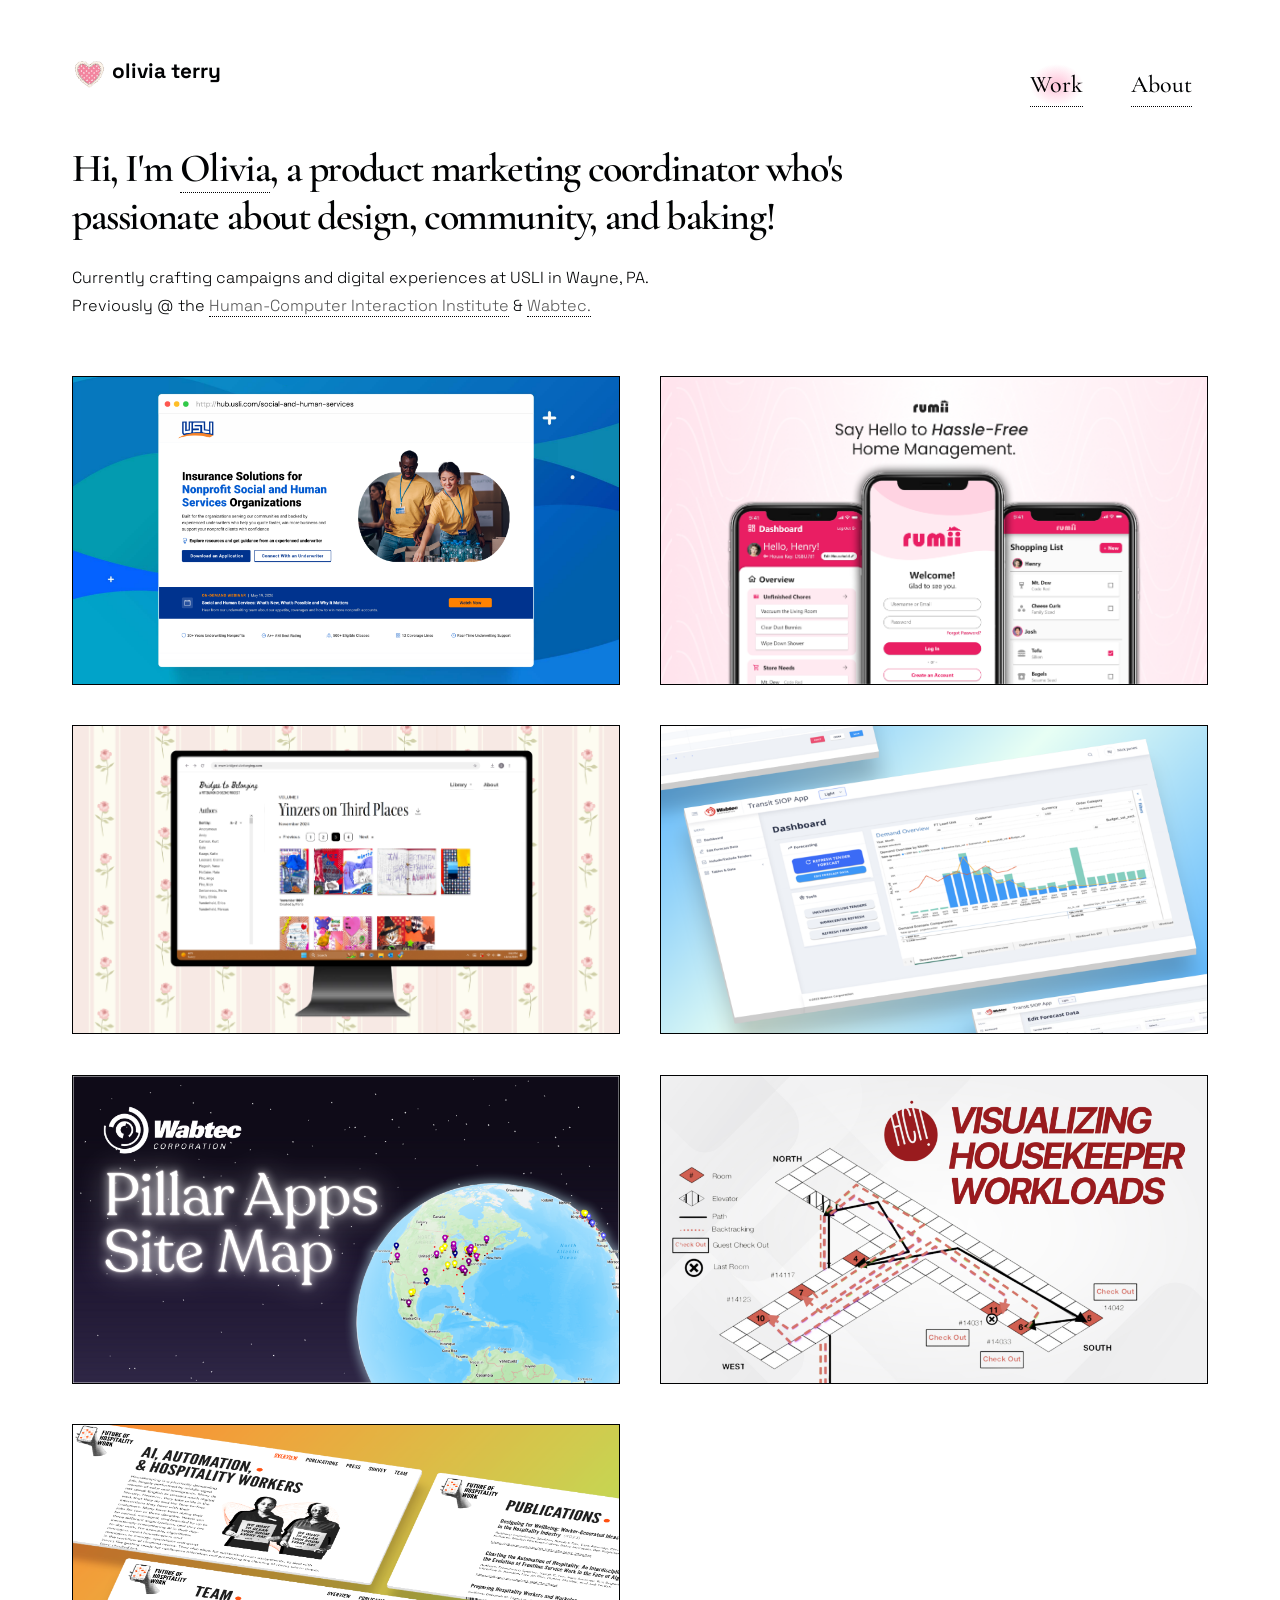
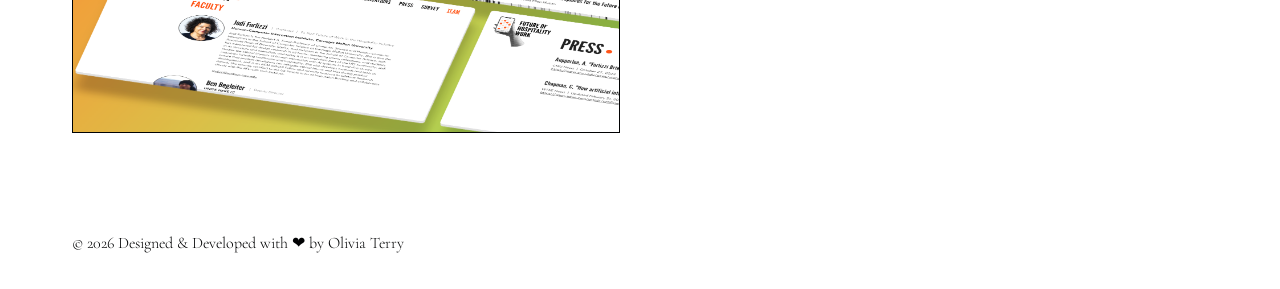
<file: index.html>
<!DOCTYPE HTML>

<html>

<head>


	<!-- Google tag (gtag.js) -->
	<script async src="https://www.googletagmanager.com/gtag/js?id=G-4CYH2J80SF"></script>
	<script>
		window.dataLayer = window.dataLayer || [];
		function gtag() { dataLayer.push(arguments); }
		gtag('js', new Date());

		gtag('config', 'G-4CYH2J80SF');
	</script>

	<title>Olivia Terry</title>
	<meta charset="utf-8" />
	<meta name="viewport" content="width=device-width, initial-scale=1, user-scalable=no" />
	<link rel="stylesheet" href="assets/css/main.css" />

	<link rel="preconnect" href="https://fonts.googleapis.com">
	<link rel="preconnect" href="https://fonts.gstatic.com" crossorigin>
	<link
		href="https://fonts.googleapis.com/css2?family=Cormorant+Garamond:ital,wght@0,300;0,400;0,500;0,600;0,700;1,300;1,400;1,500;1,600;1,700&family=Space+Grotesk:wght@300..700&display=swap"
		rel="stylesheet">

	<noscript>
		<link rel="stylesheet" href="assets/css/noscript.css" />
	</noscript>
	<link rel="icon" type="image/x-icon" href="/images/favicon-nobg.png">

</head>

<body class="is-preload">
	<!-- Wrapper -->
	<div id="wrapper">

		<!-- Header -->
		<header id="header">
			<div class="inner">

				<!-- Logo -->
				<a href="index.html" class="logo fade-in-up">
					<span class="title"><img class="logo-icon" src="images/favicon.png"> olivia terry</span>
				</a>

				<!-- Nav 
								<nav>
									<ul>
										<li><a href="#menu">Menu</a></li>
									</ul>
								</nav>-->

				<div class="nav-bar fade-in-up">
					<a href="#projects" class="nav-link fade current-link">Work</a>
					<a href="about.html" class="nav-link fade">About</a>
				</div>


			</div>
		</header>

		<!-- Menu 
					<nav id="menu">
						<h2>Menu</h2>
						<ul>
							<li><a href="index.html">Home</a></li>
							<li><a href="generic.html">Ipsum veroeros</a></li>
							<li><a href="generic.html">Tempus etiam</a></li>
							<li><a href="generic.html">Consequat dolor</a></li>
							<li><a href="elements.html">Elements</a></li>
						</ul>
					</nav>-->

		<!-- Main -->
		<div id="main">
			<div class="inner">
				<header class="head">
					<div>
						<h1 class="squeeze-textbox fade-in-up">Hi, I'm <a href="about.html">Olivia</a>, a product
							marketing coordinator who's passionate about design, community, and baking!</h1>
						<p class="squeeze-textbox fade-in-up">
							Currently crafting campaigns and digital experiences at USLI in Wayne, PA.
							<br>
							Previously @ the
							<a href="https://hcii.cmu.edu/" target="_blank">Human-Computer Interaction Institute</a>
							& <a href="https://www.wabteccorp.com/" target="_blank">Wabtec.</a>
						</p>
					</div>

					<!--
							<div class="grain-blobs">
								<div class="blob-cont">
									<div class="yellow blob"></div>
									<div class="red blob"></div>
									<div class="green blob"></div>
								  </div>

								  <svg>
									<filter id='noiseFilter'>
									  <feTurbulence 
										type='fractalNoise' 
										baseFrequency='1.0' 
										stitchTiles='stitch'/>
									   <feColorMatrix in="colorNoise" type="matrix" values="1 0 0 0 0 0 1 0 0 0 0 0 1 0 0 0 0 0 1 0" />
										  <feComposite operator="in" in2="SourceGraphic" result="monoNoise"/>
										  <feBlend in="SourceGraphic" in2="monoNoise" mode="screen" />
									</filter>
									
								  </svg>
								</div>-->
				</header>
				<section class="tiles">
					<article class="style1 fade-in-up">
						<span class="image">
							<img src="images/shs-page.png" alt="" />
						</span>
						<a href="http://hub.usli.com/social-and-human-services" target="_blank">

							<div class="content">
								<h2 class="tile-header">Social Services Landing Page</h2>
								<p>
									A campaign landing page and resource hub for USLI's Social and Human Services
									product.
								</p>
							</div>
						</a>
					</article>
					<article class="style1 fade-in-up">
						<span class="image">
							<img src="images/rumii-cover.png" alt="" />
						</span>
						<a href="rumii.html">

							<div class="content">
								<h2 class="tile-header">Rumii</h2>
								<p>
									A mobile household management app designed for roommates.
								</p>
							</div>
						</a>
					</article>
					<article class="style5 fade-in-up">
						<span class="image">
							<img src="images/zine-coverr.png" alt="" />
						</span>
						<a href="bridges-to-belonging.html">

							<div class="content">
								<h2 class="tile-header">Bridges to Belonging</h2>
								<p>A digital library for displaying zine booklets co-created with Pittsburgh community
									members.</p>
							</div>
						</a>
					</article>
					<article class="style2 fade-in-up">
						<span class="image">
							<img src="images/transit-siop.png" alt="" />
						</span>
						<a href="transit-siop.html">

							<div class="content">
								<h2 class="tile-header">Transit SIOP</h2>
								<p>
									An Angular web application for Wabtec's sales, inventory, and operations planning.
								</p>
							</div>
						</a>
					</article>
					<article class="style3 fade-in-up">
						<span class="image">
							<img src="images/pillar-apps1-cover.png" alt="" />
						</span>
						<a href="pillar-apps.html">

							<div class="content">
								<h2 class="tile-header">Pillar Apps Site Map</h2>
								<p>
									A web application utilizing GIS technology to visualize enterprise app adoption and
									usage data across 140+ internal SaaS deployments.
								</p>
							</div>
						</a>
					</article>


					<article class="style3 fade-in-up">
						<span class="image">
							<img src="images/reu-cover.png" alt="" />
						</span>
						<a href="reu.html">

							<div class="content">
								<h2 class="tile-header">Visualizing Housekeeper Workloads</h2>
								<p>
									A case study of my research internship project with Carnegie Mellon University's
									Human-Computer Interaction Institute.
								</p>
							</div>
						</a>
					</article>
					<article class="style3 fade-in-up">
						<span class="image">
							<img src="images/fohw-cover2.png" alt="" />
						</span>
						<a href="fohw.html">

							<div class="content">
								<h2 class="tile-header">Future of Hospitality Work</h2>
								<p>
									A portfolio website for an interscholastic, NSF-funded research team.
								</p>
							</div>
						</a>
					</article>
					<article class="style3 fade-in-up">
						<span class="image">
							<img src="images/warmbot-cover.png" alt="" />
						</span>
						<a href="warmbot.html">

							<div class="content">
								<h2 class="tile-header">warmbot</h2>
								<p>
									An AI chatbot trained to act as a warmline for those desiring company during periods
									of overwhelm.
								</p>
							</div>
						</a>
					</article>


					<!--
								<article class="style4">
									<span class="image">
										<img src="images/reu-cover.png" alt="" />
									</span>
									<a href="generic.html">
										<h2>Visualizing Housekeeper Workloads</h2>
										<div class="content">
											<p>
												A case study of my research internship project with Carnegie Mellon University's Human-Computer Interaction Institute.
											</p>
										</div>
									</a>
								</article>-->
				</section>

			</div>
		</div>

		<!-- Footer -->
		<footer id="footer">
			<div class="inner">
				<section>
					<ul class="icons fade-in-up">
						<li><a href="https://www.linkedin.com/in/olivia-terry/" target="_blank"
								class="icon brands style2 fa-linkedin"><span class="label">Instagram</span></a></li>

						<li><a href="https://scholar.google.com/citations?hl=en&user=2iWZJsIAAAAJ&view_op=list_works&gmla=AO4B3jv3CxqVbXFR-llR3tdos7HE9GNALpovSNciMGO6Ilp4UJavfPbtMgEFLNuFXMXp7k8QHDQvvRbZDl2JQ2Qx"
								target="_blank" class="icon solid style2 fa-graduation-cap"><span class="label">Google
									Scholar</span></a></li>

						<li><a href="https://www.github.com/oliviat10/" target="_blank"
								class="icon brands style2 fa-github"><span class="label">GitHub</span></a></li>
					</ul>
				</section>
				<ul class="copyright">
					<span id="copyright">© 2026 Designed & Developed with ❤ by Olivia Terry</span>
				</ul>
				</section>
			</div>
		</footer>

	</div>

	<!-- Scripts -->
	<script src="assets/js/jquery.min.js"></script>
	<script src="assets/js/browser.min.js"></script>
	<script src="assets/js/breakpoints.min.js"></script>
	<script src="assets/js/util.js"></script>
	<script src="assets/js/main.js"></script>

</body>

</html>
</file>
<file: assets/css/noscript.css>
/*
	Phantom by HTML5 UP
	html5up.net | @ajlkn
	Free for personal and commercial use under the CCA 3.0 license (html5up.net/license)
*/

/* Tiles */

	body.is-preload .tiles article {
		-moz-transform: none;
		-webkit-transform: none;
		-ms-transform: none;
		transform: none;
		opacity: 1;
	}
</file>
<file: assets/css/main.css>
@import url(fontawesome-all.min.css);
@import url("https://fonts.googleapis.com/css?family=Source+Sans+Pro:300,700,900");

/*
	Phantom by HTML5 UP
	html5up.net | @ajlkn
	Free for personal and commercial use under the CCA 3.0 license (html5up.net/license)
*/

html,
body,
div,
span,
applet,
object,
iframe,
h1,
h2,
h3,
h4,
h5,
h6,
p,
blockquote,
pre,
a,
abbr,
acronym,
address,
big,
cite,
code,
del,
dfn,
em,
img,
ins,
kbd,
q,
s,
samp,
small,
strike,
strong,
sub,
sup,
tt,
var,
b,
u,
i,
center,
dl,
dt,
dd,
ol,
ul,
li,
fieldset,
form,
label,
legend,
table,
caption,
tbody,
tfoot,
thead,
tr,
th,
td,
article,
aside,
canvas,
details,
embed,
figure,
figcaption,
footer,
header,
hgroup,
menu,
nav,
output,
ruby,
section,
summary,
time,
mark,
audio,
video {
	margin: 0;
	padding: 0;
	border: 0;
	font-size: 100%;
	font: inherit;
	vertical-align: baseline;
}

article,
aside,
details,
figcaption,
figure,
footer,
header,
hgroup,
menu,
nav,
section {
	display: block;
}

body {
	line-height: 1;
}

ol,
ul {
	list-style: none;
}

.about-category {
	font-size: 1.5em;
	margin-top: 0;
	
}

.about-facts {
	margin-left: 0;
	padding-left: 0;
}



.about-list-item {
	padding: 20px;
	border: solid 1px #ff228d;
	background-color: #ffdfeb;
	border-radius: 10px;
	margin: 0px 0px 25px 0px;

	display: flex;
	flex-direction: row;
	justify-content: center;
	align-items: center;

}

.about-list-text {
	margin-bottom: 0;
}

.about-list-icon {
	width: 3em;
	height: 3em;
	margin-right: 20px;

}

.facts-grid {
	margin-right: 25px;
	height: auto;

	display: grid;
	grid-template-columns: 50% 50%;

	grid-column-gap: 30px;

	grid-row-gap: 20px;
	text-align: left;

}

.facts-list-item {
	height: 100%;
	padding-right: 15px;
	
	padding-bottom: 15px;

	border-radius: 10px;

	border-radius: 15px;

	display: flex;
	flex-direction: column;
	justify-content: center;
	align-items: left;

}

.facts-list-text {
	margin-bottom: 0;
}

#crab {
	width: 3.75em;
	height: 3.75em;
	margin-bottom: 0.5em;
}

#infj {
	height: 3.25em;
	width: 4em;
	margin-bottom: 0.5em;
}

#matcha {
	height: 3.5em;
	width: 3.5em;
	margin-bottom: 0.5em;
}

#halloween {
	height: 4.15em;
	width: 4.15em;
	margin-bottom: 0.15em;
}


#wordle {
	width: 2.25em;
	height: 2.25em;
}

.resume-box {
	margin: 0.25em;
	display: inline;
	font-weight: 500;
	font-size: 1em;
	letter-spacing: 0.08em;
}

.outline-box {
	border: solid 0.5px #c9c9c9;
	border-radius: 3px;
	margin-bottom: 10px;

}

blockquote,
q {
	quotes: none;
}

blockquote:before,
blockquote:after,
q:before,
q:after {
	content: '';
	content: none;
}

table {
	border-collapse: collapse;
	border-spacing: 0;
}

body {
	-webkit-text-size-adjust: none;
}

mark {
	background-color: transparent;
	color: inherit;
}

input::-moz-focus-inner {
	border: 0;
	padding: 0;
}

input,
select,
textarea {
	-moz-appearance: none;
	-webkit-appearance: none;
	-ms-appearance: none;
	appearance: none;
}

.email-link {
	color: black;
	text-decoration: none;
	font-weight: 600;
	border-color: black;
}

.email-me {
	margin-bottom: 1em;
}

/* Basic */

@-ms-viewport {
	width: device-width;
}

body {
	-ms-overflow-style: scrollbar;
}

@media screen and (max-width: 480px) {

	html,
	body {
		min-width: 320px;
	}

}

html {
	box-sizing: border-box;
}

*,
*:before,
*:after {
	box-sizing: inherit;
}

/*grainy color blob bg
	:root {
		--bg: #ffffff;
		--text: #151515;
		--yellow: #EDB74D;
		--red: #EB6666;
		--green: #6FB18A;
	  }

	  .head {
		display: flex;
  flex-direction: row;
	  }
	  
	  body::before,
	body::after {
	  position: absolute;
	  left: 0;
	  top: 0;
	  content: '';
	  width: 100%;
	  height: 100%;
	  z-index: -1;
	
	  opacity: 50%;
	}
	
	body::before {
	  background: #d4d4d4;
	  filter: url(#noiseFilter);
	}*/

/* Blobs */
/*.blob-cont {
	display: flex;
	flex-direction: column;
	justify-content: center;
	align-items: center;
	z-index: -2;
	height: 500px;
	width: 500px;
	position: relative;
	right: 5em;
  }
  
  
  .blob {
	border-radius: 100px;
	filter: blur(60px);
  }
  
  .yellow {
	background-color: var(--yellow);
	position: absolute;
	top: 200px;
	left: 100px;
	height: 200px;
	width: 200px;
	
	animation: yellow 8s infinite ease;
  }
  
  .green {
	background-color: var(--green);
	position: absolute;
	top: 80px;
	right: -20px;
	height: 200px;
	width: 250px;
	
	animation: green 8s infinite ease;
  }
  
  .red {
	background-color: var(--red);
	position: absolute;
	right: 0;
	top: 300px;
	height: 250px;
	width: 200px;
	
	animation: red 8s infinite linear;
  }
  
  @keyframes yellow {
	0% {top: 200px; left: 100px; transform: scale(1);}
	30% {top: 300px; left: 150px; transform: scale(1.2);}
	60% {top: 100px; left: 200px; transform: scale(1.3);}
	100% {top: 200px; left: 100px; transform: scale(1);}
  }
  
  @keyframes green {
	0% {top: 80px; right: -20px; transform: scale(1.2);}
	30% {top: 300px; right: -20px;transform: scale(1);}
	60% {top: 200px; right: 100px;transform: scale(1);}
	100% {top: 80px; right: -20px; transform: scale(1.2);}
  }
  
  @keyframes red {
	0% {top: 250px; right: 0px; transform: scale(1);}
	30% {top: 150px; right: 150px;transform: scale(1.4);}
	60% {top: 250px; right: 100px;transform: scale(1);}
	100% {top: 250px; right: 0px; transform: scale(1);}
  }*/


body {
	background: #ffffff;
}

body.is-preload *,
body.is-preload *:before,
body.is-preload *:after {
	-moz-animation: none !important;
	-webkit-animation: none !important;
	-ms-animation: none !important;
	animation: none !important;
	-moz-transition: none !important;
	-webkit-transition: none !important;
	-ms-transition: none !important;
	transition: none !important;
}

/* Type */

p {
	font-family: 'Space Grotesk', serif;
}

.squeeze-textbox {
	width: 75%;
}

@media screen and (max-width: 762px) {

	.squeeze-textbox {
		width: 95%;
	}

	.head {
		padding-top: 2em;
	}

}


.grain-blobs {
	position: sticky;
	width: 0%;
	height: 0%;
	right: 40%;
	top: 0px;
	z-index: -4;
}

body,
input,
select,
textarea {
	color: #010203;
	font-family: "Cormorant Garamond", serif;
	font-size: 16pt;
	font-weight: 300;
	line-height: 1.75;
}

@media screen and (max-width: 1680px) {

	body,
	input,
	select,
	textarea {
		font-size: 14pt;
	}

}

@media screen and (max-width: 1280px) {

	body,
	input,
	select,
	textarea {
		font-size: 12pt;
	}

}

.about-text {
	margin-bottom:25px;
}

.about-intro {
	margin-bottom: 30px;
}

.fade-in-up {
	opacity: 0;
	transform: translateY(30px);
	transition: opacity 0.8s ease-out, transform 0.8s ease-out;
	will-change: opacity, transform;
}

.fade-in-up.visible {
	opacity: 1;
	transform: translateY(0);
}


a {
	-moz-transition: border-bottom-color 0.2s ease, color 0.2s ease;
	-webkit-transition: border-bottom-color 0.2s ease, color 0.2s ease;
	-ms-transition: border-bottom-color 0.2s ease, color 0.2s ease;
	transition: border-bottom-color 0.2s ease, color 0.2s ease;
	text-decoration: none;
	color: #585858;
	border-bottom: dotted 1px #010203;
}

a:hover {
	border-bottom-color: transparent;
	color: #f2849e !important;
}

strong,
b {
	font-weight: 900;
}

em,
i {
	font-style: italic;
}

p {
	margin: 0 0 2em 0;
}

.back,
.next {
	font-size: 1em;
	font-family: 'Space Grotesk', serif;
}

.iconoir-arrow-left-circle,
.iconoir-arrow-right-circle {
	vertical-align: -0.1em;
}

.storyboard {
	width: 100%;
	text-align: center;
}

.storyboard-img {
	width: 75%;
}
@media screen and (max-width: 726px) {

	.storyboard-img {
		width: 100%;
	}

}

.workshop-photos {
	display: flex;
	justify-content: space-between;
}

.workshop-photo {
	width: 48%;
}

.figma {
	text-align: center;
}

.gif-tour {
	width: 75%;
	height: 75%;
}
@media screen and (max-width: 726px) {

	.gif-tour {
		width: 100%;
		height: 100%;
	}

}

.file-viewer-img {
	width: 75%;
	border: solid 1px #bfbfbf;

}
@media screen and (max-width: 726px) {

	.file-viewer-img {
		width: 100%;
	}

}


#download {
	border: solid 1px #c9c9c9;
}

mark {
	background-color: #ffdfeb;
}


.case-study {
	text-align: left;
	width: 75%;
	margin: auto;
}

@media screen and (max-width: 726px) {

	.case-study {
		width: 90%;
	}

}


.case-study-h3 {
	font-size: 1.8em;
	font-weight: 500;
	text-align: left;
}

.prototype,
.competitors-section,
.user-personas {
	width: 100%;
	text-align: center;
}

.case-study-list {
	text-align: left;
	margin-bottom: 0;
}

.case-study-content-list {
	font-family: "Space Grotesk", serif;
	margin-bottom: 2em;
}

.about-head {
	margin-bottom: 0.5em;
}
@media screen and (max-width: 726px) {

	.about-head {
		margin-top: 1.26em;
	}

}

.case-study-head {
	margin-bottom: 0.4em;
	font-weight: 600;
}


.project-header {
	padding-top: 2.5rem;
	padding-bottom: 4.8125rem;
	position: relative;
	background-repeat: no-repeat;
	background-size: cover;
	background-position: center;
	height: 385px;
	margin-bottom: 3rem;
	
}
@media screen and (max-width: 726px) {

	.project-header {
		height:185px;

	}
	#pillar-apps-header, #reu-header {
		height: 150px;
	}

}

.bridges-hifi {
	width: 100%;
}
@media screen and (max-width: 726px) {

	.bridges-hifi {
		
	}

}

#rumii-header {
	background-image: url("/images/rumii/rumii-proj-cover.png");
}

#transit-siop-header {
	background-image: url("/images/transit-siop/transit-siop-proj-cover.png");
}

#fohw-header {
	background-image: url("/images/fohw/fohw-proj-cover.png");
}

#bridges-header {
	background-image: url("/images/bridges/bridges-proj-cover1.png");
}

#pillar-apps-header {
	background-image: url("/images/pillar/pillar-proj-cover.png");
}

#reu-header {
	background-image: url("/images/reu/reu-proj-cover.png");
}

#warmbot-header {
	background-image: url("/images/warmbot/warmbot-proj-cover.png");
}

h1 {
	font-size: 2.5em;
	font-weight: 600;
	line-height: 1.2;
	margin: 0 0 1em 0;
	letter-spacing: -0.035em;
}

h1 a {
	color: inherit;
}

@media screen and (max-width: 736px) {

	h1 {
		font-size: 2em;
		margin: 0 0 1em 0;
	}

}

@media screen and (max-width: 360px) {

	h1 {
		font-size: 1.75em;
	}

}

h3 {
	font-weight: 900;
	line-height: 1.5;
	margin: 0 0 0.5em 0;

	letter-spacing: 0em;
}

h2,
h4,
h5,
h6 {
	font-weight: 900;
	line-height: 1.5;
	margin: 0 0 2em 0;

	letter-spacing: 0em;
}

h2 a,
h3 a,
h4 a,
h5 a,
h6 a {
	color: inherit;
}

h2 {
	font-size: 2.5em;
}

h3 {
	font-size: 1em;
}

h4 {
	font-size: 0.8em;
}

h5 {
	font-size: 0.8em;
}

h6 {
	font-size: 0.8em;
}

@media screen and (max-width: 980px) {

	h1 br,
	h2 br,
	h3 br,
	h4 br,
	h5 br,
	h6 br {
		display: none;
	}

	h2 {
		font-size: 2em;
	}


}

@media screen and (max-width: 736px) {

	h2 {
		font-size: 2em;
	}

	h3 {
		font-size: 0.8em;
	}

}

sub {
	font-size: 0.8em;
	position: relative;
	top: 0.5em;
}

sup {
	font-size: 0.8em;
	position: relative;
	top: -0.5em;
}

blockquote {
	border-left: solid 4px #c9c9c9;
	font-style: italic;
	margin: 0 0 2em 0;
	padding: 0.5em 0 0.5em 2em;
}

code {
	background: rgba(144, 144, 144, 0.075);
	border-radius: 0px;
	border: solid 1px #c9c9c9;
	font-family: "Courier New", monospace;
	font-size: 0.9em;
	margin: 0 0.25em;
	padding: 0.25em 0.65em;
}

pre {
	-webkit-overflow-scrolling: touch;
	font-family: "Courier New", monospace;
	font-size: 0.9em;
	margin: 0 0 2em 0;
}

pre code {
	display: block;
	line-height: 1.75;
	padding: 1em 1.5em;
	overflow-x: auto;
}

hr {
	border: 0;
	border-bottom: solid 1px #c9c9c9;
	margin: 2em 0;
}

hr.major {
	margin: 3em 0;
}

.align-left {
	text-align: left;
}

.align-center {
	text-align: center;
}

.align-right {
	text-align: right;
}

.two-col {
	display: flex;
}

#col-1 {
	flex: 60%;
}

#col-2 {
	flex: 40%;
	margin-left: 4em;
	margin-right: 0em;
	text-align: right;
}

@media screen and (max-width: 762px) {

	#col-2 {
		margin-left: 0;
	}

}


.about-caption {
	text-align: center;
}

.three-col {
	display: flex;
}

@media screen and (max-width: 726px) {

	.three-col {
		flex-direction: column;

	}

	.col-of-3 {
		margin-bottom: 1rem;
	}

}

.col-of-3 {
	flex: 33%;
}

#rumii-prototype {
	width: 40em;
}

@media screen and (max-width: 1100px) {

	#rumii-prototype {
		width: 100%;
	}

}

.wireframes {
	display: flex;
	flex-direction: column;
}


.about-photo {
	width: 100%;
	/*box-shadow: 4px 4px 7px rgba(120, 120, 120, 0.5);*/
	border: 1px solid #000000;


}

@media screen and (max-width: 736px) {
	.two-col {
		display: block
	}

	.col {
		flex: 100%;
	}

	.about-photo {
		width: 100%;
		margin-left: 0em;
	}
}



/* Row */

.row {
	display: flex;
	flex-wrap: wrap;
	box-sizing: border-box;
	align-items: stretch;
}

.row>* {
	box-sizing: border-box;
}

.row.gtr-uniform>*> :last-child {
	margin-bottom: 0;
}

.row.aln-left {
	justify-content: flex-start;
}

.row.aln-center {
	justify-content: center;
}

.row.aln-right {
	justify-content: flex-end;
}

.row.aln-top {
	align-items: flex-start;
}

.row.aln-middle {
	align-items: center;
}

.row.aln-bottom {
	align-items: flex-end;
}

.row>.imp {
	order: -1;
}

.row>.col-1 {
	width: 8.33333%;
}

.row>.off-1 {
	margin-left: 8.33333%;
}

.row>.col-2 {
	width: 16.66667%;
}

.row>.off-2 {
	margin-left: 16.66667%;
}

.row>.col-3 {
	width: 25%;
}

.row>.off-3 {
	margin-left: 25%;
}

.row>.col-4 {
	width: 33.33333%;
}

.row>.off-4 {
	margin-left: 33.33333%;
}

.row>.col-5 {
	width: 41.66667%;
}

.row>.off-5 {
	margin-left: 41.66667%;
}

.row>.col-6 {
	width: 50%;
}

.row>.off-6 {
	margin-left: 50%;
}

.row>.col-7 {
	width: 58.33333%;
}

.row>.off-7 {
	margin-left: 58.33333%;
}

.row>.col-8 {
	width: 66.66667%;
}

.row>.off-8 {
	margin-left: 66.66667%;
}

.row>.col-9 {
	width: 75%;
}

.row>.off-9 {
	margin-left: 75%;
}

.row>.col-10 {
	width: 83.33333%;
}

.row>.off-10 {
	margin-left: 83.33333%;
}

.row>.col-11 {
	width: 91.66667%;
}

.row>.off-11 {
	margin-left: 91.66667%;
}

.row>.col-12 {
	width: 100%;
}

.row>.off-12 {
	margin-left: 100%;
}

.row.gtr-0 {
	margin-top: 0;
	margin-left: 0em;
}

.row.gtr-0>* {
	padding: 0 0 0 0em;
}

.row.gtr-0.gtr-uniform {
	margin-top: 0em;
}

.row.gtr-0.gtr-uniform>* {
	padding-top: 0em;
}

.row.gtr-25 {
	margin-top: 0;
	margin-left: -0.5em;
}

.row.gtr-25>* {
	padding: 0 0 0 0.5em;
}

.row.gtr-25.gtr-uniform {
	margin-top: -0.5em;
}

.row.gtr-25.gtr-uniform>* {
	padding-top: 0.5em;
}

.row.gtr-50 {
	margin-top: 0;
	margin-left: -1em;
}

.row.gtr-50>* {
	padding: 0 0 0 1em;
}

.row.gtr-50.gtr-uniform {
	margin-top: -1em;
}

.row.gtr-50.gtr-uniform>* {
	padding-top: 1em;
}

.row {
	margin-top: 0;
	margin-left: -2em;
}

.row>* {
	padding: 0 0 0 2em;
}

.row.gtr-uniform {
	margin-top: -2em;
}

.row.gtr-uniform>* {
	padding-top: 2em;
}

.row.gtr-150 {
	margin-top: 0;
	margin-left: -3em;
}

.row.gtr-150>* {
	padding: 0 0 0 3em;
}

.row.gtr-150.gtr-uniform {
	margin-top: -3em;
}

.row.gtr-150.gtr-uniform>* {
	padding-top: 3em;
}

.row.gtr-200 {
	margin-top: 0;
	margin-left: -4em;
}

.row.gtr-200>* {
	padding: 0 0 0 4em;
}

.row.gtr-200.gtr-uniform {
	margin-top: -4em;
}

.row.gtr-200.gtr-uniform>* {
	padding-top: 4em;
}

@media screen and (max-width: 1680px) {

	.row {
		display: flex;
		flex-wrap: wrap;
		box-sizing: border-box;
		align-items: stretch;
	}

	.row>* {
		box-sizing: border-box;
	}

	.row.gtr-uniform>*> :last-child {
		margin-bottom: 0;
	}

	.row.aln-left {
		justify-content: flex-start;
	}

	.row.aln-center {
		justify-content: center;
	}

	.row.aln-right {
		justify-content: flex-end;
	}

	.row.aln-top {
		align-items: flex-start;
	}

	.row.aln-middle {
		align-items: center;
	}

	.row.aln-bottom {
		align-items: flex-end;
	}

	.row>.imp-xlarge {
		order: -1;
	}

	.row>.col-1-xlarge {
		width: 8.33333%;
	}

	.row>.off-1-xlarge {
		margin-left: 8.33333%;
	}

	.row>.col-2-xlarge {
		width: 16.66667%;
	}

	.row>.off-2-xlarge {
		margin-left: 16.66667%;
	}

	.row>.col-3-xlarge {
		width: 25%;
	}

	.row>.off-3-xlarge {
		margin-left: 25%;
	}

	.row>.col-4-xlarge {
		width: 33.33333%;
	}

	.row>.off-4-xlarge {
		margin-left: 33.33333%;
	}

	.row>.col-5-xlarge {
		width: 41.66667%;
	}

	.row>.off-5-xlarge {
		margin-left: 41.66667%;
	}

	.row>.col-6-xlarge {
		width: 50%;
	}

	.row>.off-6-xlarge {
		margin-left: 50%;
	}

	.row>.col-7-xlarge {
		width: 58.33333%;
	}

	.row>.off-7-xlarge {
		margin-left: 58.33333%;
	}

	.row>.col-8-xlarge {
		width: 66.66667%;
	}

	.row>.off-8-xlarge {
		margin-left: 66.66667%;
	}

	.row>.col-9-xlarge {
		width: 75%;
	}

	.row>.off-9-xlarge {
		margin-left: 75%;
	}

	.row>.col-10-xlarge {
		width: 83.33333%;
	}

	.row>.off-10-xlarge {
		margin-left: 83.33333%;
	}

	.row>.col-11-xlarge {
		width: 91.66667%;
	}

	.row>.off-11-xlarge {
		margin-left: 91.66667%;
	}

	.row>.col-12-xlarge {
		width: 100%;
	}

	.row>.off-12-xlarge {
		margin-left: 100%;
	}

	.row.gtr-0 {
		margin-top: 0;
		margin-left: 0em;
	}

	.row.gtr-0>* {
		padding: 0 0 0 0em;
	}

	.row.gtr-0.gtr-uniform {
		margin-top: 0em;
	}

	.row.gtr-0.gtr-uniform>* {
		padding-top: 0em;
	}

	.row.gtr-25 {
		margin-top: 0;
		margin-left: -0.5em;
	}

	.row.gtr-25>* {
		padding: 0 0 0 0.5em;
	}

	.row.gtr-25.gtr-uniform {
		margin-top: -0.5em;
	}

	.row.gtr-25.gtr-uniform>* {
		padding-top: 0.5em;
	}

	.row.gtr-50 {
		margin-top: 0;
		margin-left: -1em;
	}

	.row.gtr-50>* {
		padding: 0 0 0 1em;
	}

	.row.gtr-50.gtr-uniform {
		margin-top: -1em;
	}

	.row.gtr-50.gtr-uniform>* {
		padding-top: 1em;
	}

	.row {
		margin-top: 0;
		margin-left: -2em;
	}

	.row>* {
		padding: 0 0 0 2em;
	}

	.row.gtr-uniform {
		margin-top: -2em;
	}

	.row.gtr-uniform>* {
		padding-top: 2em;
	}

	.row.gtr-150 {
		margin-top: 0;
		margin-left: -3em;
	}

	.row.gtr-150>* {
		padding: 0 0 0 3em;
	}

	.row.gtr-150.gtr-uniform {
		margin-top: -3em;
	}

	.row.gtr-150.gtr-uniform>* {
		padding-top: 3em;
	}

	.row.gtr-200 {
		margin-top: 0;
		margin-left: -4em;
	}

	.row.gtr-200>* {
		padding: 0 0 0 4em;
	}

	.row.gtr-200.gtr-uniform {
		margin-top: -4em;
	}

	.row.gtr-200.gtr-uniform>* {
		padding-top: 4em;
	}

}

@media screen and (max-width: 1280px) {

	.row {
		display: flex;
		flex-wrap: wrap;
		box-sizing: border-box;
		align-items: stretch;
	}

	.row>* {
		box-sizing: border-box;
	}

	.row.gtr-uniform>*> :last-child {
		margin-bottom: 0;
	}

	.row.aln-left {
		justify-content: flex-start;
	}

	.row.aln-center {
		justify-content: center;
	}

	.row.aln-right {
		justify-content: flex-end;
	}

	.row.aln-top {
		align-items: flex-start;
	}

	.row.aln-middle {
		align-items: center;
	}

	.row.aln-bottom {
		align-items: flex-end;
	}

	.row>.imp-large {
		order: -1;
	}

	.row>.col-1-large {
		width: 8.33333%;
	}

	.row>.off-1-large {
		margin-left: 8.33333%;
	}

	.row>.col-2-large {
		width: 16.66667%;
	}

	.row>.off-2-large {
		margin-left: 16.66667%;
	}

	.row>.col-3-large {
		width: 25%;
	}

	.row>.off-3-large {
		margin-left: 25%;
	}

	.row>.col-4-large {
		width: 33.33333%;
	}

	.row>.off-4-large {
		margin-left: 33.33333%;
	}

	.row>.col-5-large {
		width: 41.66667%;
	}

	.row>.off-5-large {
		margin-left: 41.66667%;
	}

	.row>.col-6-large {
		width: 50%;
	}

	.row>.off-6-large {
		margin-left: 50%;
	}

	.row>.col-7-large {
		width: 58.33333%;
	}

	.row>.off-7-large {
		margin-left: 58.33333%;
	}

	.row>.col-8-large {
		width: 66.66667%;
	}

	.row>.off-8-large {
		margin-left: 66.66667%;
	}

	.row>.col-9-large {
		width: 75%;
	}

	.row>.off-9-large {
		margin-left: 75%;
	}

	.row>.col-10-large {
		width: 83.33333%;
	}

	.row>.off-10-large {
		margin-left: 83.33333%;
	}

	.row>.col-11-large {
		width: 91.66667%;
	}

	.row>.off-11-large {
		margin-left: 91.66667%;
	}

	.row>.col-12-large {
		width: 100%;
	}

	.row>.off-12-large {
		margin-left: 100%;
	}

	.row.gtr-0 {
		margin-top: 0;
		margin-left: 0em;
	}

	.row.gtr-0>* {
		padding: 0 0 0 0em;
	}

	.row.gtr-0.gtr-uniform {
		margin-top: 0em;
	}

	.row.gtr-0.gtr-uniform>* {
		padding-top: 0em;
	}

	.row.gtr-25 {
		margin-top: 0;
		margin-left: -0.5em;
	}

	.row.gtr-25>* {
		padding: 0 0 0 0.5em;
	}

	.row.gtr-25.gtr-uniform {
		margin-top: -0.5em;
	}

	.row.gtr-25.gtr-uniform>* {
		padding-top: 0.5em;
	}

	.row.gtr-50 {
		margin-top: 0;
		margin-left: -1em;
	}

	.row.gtr-50>* {
		padding: 0 0 0 1em;
	}

	.row.gtr-50.gtr-uniform {
		margin-top: -1em;
	}

	.row.gtr-50.gtr-uniform>* {
		padding-top: 1em;
	}

	.row {
		margin-top: 0;
		margin-left: -2em;
	}

	.row>* {
		padding: 0 0 0 2em;
	}

	.row.gtr-uniform {
		margin-top: -2em;
	}

	.row.gtr-uniform>* {
		padding-top: 2em;
	}

	.row.gtr-150 {
		margin-top: 0;
		margin-left: -3em;
	}

	.row.gtr-150>* {
		padding: 0 0 0 3em;
	}

	.row.gtr-150.gtr-uniform {
		margin-top: -3em;
	}

	.row.gtr-150.gtr-uniform>* {
		padding-top: 3em;
	}

	.row.gtr-200 {
		margin-top: 0;
		margin-left: -4em;
	}

	.row.gtr-200>* {
		padding: 0 0 0 4em;
	}

	.row.gtr-200.gtr-uniform {
		margin-top: -4em;
	}

	.row.gtr-200.gtr-uniform>* {
		padding-top: 4em;
	}

}

@media screen and (max-width: 980px) {

	.row {
		display: flex;
		flex-wrap: wrap;
		box-sizing: border-box;
		align-items: stretch;
	}

	.row>* {
		box-sizing: border-box;
	}

	.row.gtr-uniform>*> :last-child {
		margin-bottom: 0;
	}

	.row.aln-left {
		justify-content: flex-start;
	}

	.row.aln-center {
		justify-content: center;
	}

	.row.aln-right {
		justify-content: flex-end;
	}

	.row.aln-top {
		align-items: flex-start;
	}

	.row.aln-middle {
		align-items: center;
	}

	.row.aln-bottom {
		align-items: flex-end;
	}

	.row>.imp-medium {
		order: -1;
	}

	.row>.col-1-medium {
		width: 8.33333%;
	}

	.row>.off-1-medium {
		margin-left: 8.33333%;
	}

	.row>.col-2-medium {
		width: 16.66667%;
	}

	.row>.off-2-medium {
		margin-left: 16.66667%;
	}

	.row>.col-3-medium {
		width: 25%;
	}

	.row>.off-3-medium {
		margin-left: 25%;
	}

	.row>.col-4-medium {
		width: 33.33333%;
	}

	.row>.off-4-medium {
		margin-left: 33.33333%;
	}

	.row>.col-5-medium {
		width: 41.66667%;
	}

	.row>.off-5-medium {
		margin-left: 41.66667%;
	}

	.row>.col-6-medium {
		width: 50%;
	}

	.row>.off-6-medium {
		margin-left: 50%;
	}

	.row>.col-7-medium {
		width: 58.33333%;
	}

	.row>.off-7-medium {
		margin-left: 58.33333%;
	}

	.row>.col-8-medium {
		width: 66.66667%;
	}

	.row>.off-8-medium {
		margin-left: 66.66667%;
	}

	.row>.col-9-medium {
		width: 75%;
	}

	.row>.off-9-medium {
		margin-left: 75%;
	}

	.row>.col-10-medium {
		width: 83.33333%;
	}

	.row>.off-10-medium {
		margin-left: 83.33333%;
	}

	.row>.col-11-medium {
		width: 91.66667%;
	}

	.row>.off-11-medium {
		margin-left: 91.66667%;
	}

	.row>.col-12-medium {
		width: 100%;
	}

	.row>.off-12-medium {
		margin-left: 100%;
	}

	.row.gtr-0 {
		margin-top: 0;
		margin-left: 0em;
	}

	.row.gtr-0>* {
		padding: 0 0 0 0em;
	}

	.row.gtr-0.gtr-uniform {
		margin-top: 0em;
	}

	.row.gtr-0.gtr-uniform>* {
		padding-top: 0em;
	}

	.row.gtr-25 {
		margin-top: 0;
		margin-left: -0.375em;
	}

	.row.gtr-25>* {
		padding: 0 0 0 0.375em;
	}

	.row.gtr-25.gtr-uniform {
		margin-top: -0.375em;
	}

	.row.gtr-25.gtr-uniform>* {
		padding-top: 0.375em;
	}

	.row.gtr-50 {
		margin-top: 0;
		margin-left: -0.75em;
	}

	.row.gtr-50>* {
		padding: 0 0 0 0.75em;
	}

	.row.gtr-50.gtr-uniform {
		margin-top: -0.75em;
	}

	.row.gtr-50.gtr-uniform>* {
		padding-top: 0.75em;
	}

	.row {
		margin-top: 0;
		margin-left: -1.5em;
	}

	.row>* {
		padding: 0 0 0 1.5em;
	}

	.row.gtr-uniform {
		margin-top: -1.5em;
	}

	.row.gtr-uniform>* {
		padding-top: 1.5em;
	}

	.row.gtr-150 {
		margin-top: 0;
		margin-left: -2.25em;
	}

	.row.gtr-150>* {
		padding: 0 0 0 2.25em;
	}

	.row.gtr-150.gtr-uniform {
		margin-top: -2.25em;
	}

	.row.gtr-150.gtr-uniform>* {
		padding-top: 2.25em;
	}

	.row.gtr-200 {
		margin-top: 0;
		margin-left: -3em;
	}

	.row.gtr-200>* {
		padding: 0 0 0 3em;
	}

	.row.gtr-200.gtr-uniform {
		margin-top: -3em;
	}

	.row.gtr-200.gtr-uniform>* {
		padding-top: 3em;
	}

}

@media screen and (max-width: 736px) {

	.row {
		display: flex;
		flex-wrap: wrap;
		box-sizing: border-box;
		align-items: stretch;
	}

	.row>* {
		box-sizing: border-box;
	}

	.row.gtr-uniform>*> :last-child {
		margin-bottom: 0;
	}

	.row.aln-left {
		justify-content: flex-start;
	}

	.row.aln-center {
		justify-content: center;
	}

	.row.aln-right {
		justify-content: flex-end;
	}

	.row.aln-top {
		align-items: flex-start;
	}

	.row.aln-middle {
		align-items: center;
	}

	.row.aln-bottom {
		align-items: flex-end;
	}

	.row>.imp-small {
		order: -1;
	}

	.row>.col-1-small {
		width: 8.33333%;
	}

	.row>.off-1-small {
		margin-left: 8.33333%;
	}

	.row>.col-2-small {
		width: 16.66667%;
	}

	.row>.off-2-small {
		margin-left: 16.66667%;
	}

	.row>.col-3-small {
		width: 25%;
	}

	.row>.off-3-small {
		margin-left: 25%;
	}

	.row>.col-4-small {
		width: 33.33333%;
	}

	.row>.off-4-small {
		margin-left: 33.33333%;
	}

	.row>.col-5-small {
		width: 41.66667%;
	}

	.row>.off-5-small {
		margin-left: 41.66667%;
	}

	.row>.col-6-small {
		width: 50%;
	}

	.row>.off-6-small {
		margin-left: 50%;
	}

	.row>.col-7-small {
		width: 58.33333%;
	}

	.row>.off-7-small {
		margin-left: 58.33333%;
	}

	.row>.col-8-small {
		width: 66.66667%;
	}

	.row>.off-8-small {
		margin-left: 66.66667%;
	}

	.row>.col-9-small {
		width: 75%;
	}

	.row>.off-9-small {
		margin-left: 75%;
	}

	.row>.col-10-small {
		width: 83.33333%;
	}

	.row>.off-10-small {
		margin-left: 83.33333%;
	}

	.row>.col-11-small {
		width: 91.66667%;
	}

	.row>.off-11-small {
		margin-left: 91.66667%;
	}

	.row>.col-12-small {
		width: 100%;
	}

	.row>.off-12-small {
		margin-left: 100%;
	}

	.row.gtr-0 {
		margin-top: 0;
		margin-left: 0em;
	}

	.row.gtr-0>* {
		padding: 0 0 0 0em;
	}

	.row.gtr-0.gtr-uniform {
		margin-top: 0em;
	}

	.row.gtr-0.gtr-uniform>* {
		padding-top: 0em;
	}

	.row.gtr-25 {
		margin-top: 0;
		margin-left: -0.25em;
	}

	.row.gtr-25>* {
		padding: 0 0 0 0.25em;
	}

	.row.gtr-25.gtr-uniform {
		margin-top: -0.25em;
	}

	.row.gtr-25.gtr-uniform>* {
		padding-top: 0.25em;
	}

	.row.gtr-50 {
		margin-top: 0;
		margin-left: -0.5em;
	}

	.row.gtr-50>* {
		padding: 0 0 0 0.5em;
	}

	.row.gtr-50.gtr-uniform {
		margin-top: -0.5em;
	}

	.row.gtr-50.gtr-uniform>* {
		padding-top: 0.5em;
	}

	.row {
		margin-top: 0;
		margin-left: -1em;
	}

	.row>* {
		padding: 0 0 0 1em;
	}

	.row.gtr-uniform {
		margin-top: -1em;
	}

	.row.gtr-uniform>* {
		padding-top: 1em;
	}

	.row.gtr-150 {
		margin-top: 0;
		margin-left: -1.5em;
	}

	.row.gtr-150>* {
		padding: 0 0 0 1.5em;
	}

	.row.gtr-150.gtr-uniform {
		margin-top: -1.5em;
	}

	.row.gtr-150.gtr-uniform>* {
		padding-top: 1.5em;
	}

	.row.gtr-200 {
		margin-top: 0;
		margin-left: -2em;
	}

	.row.gtr-200>* {
		padding: 0 0 0 2em;
	}

	.row.gtr-200.gtr-uniform {
		margin-top: -2em;
	}

	.row.gtr-200.gtr-uniform>* {
		padding-top: 2em;
	}

}

@media screen and (max-width: 480px) {

	.row {
		display: flex;
		flex-wrap: wrap;
		box-sizing: border-box;
		align-items: stretch;
	}

	.row>* {
		box-sizing: border-box;
	}

	.row.gtr-uniform>*> :last-child {
		margin-bottom: 0;
	}

	.row.aln-left {
		justify-content: flex-start;
	}

	.row.aln-center {
		justify-content: center;
	}

	.row.aln-right {
		justify-content: flex-end;
	}

	.row.aln-top {
		align-items: flex-start;
	}

	.row.aln-middle {
		align-items: center;
	}

	.row.aln-bottom {
		align-items: flex-end;
	}

	.row>.imp-xsmall {
		order: -1;
	}

	.row>.col-1-xsmall {
		width: 8.33333%;
	}

	.row>.off-1-xsmall {
		margin-left: 8.33333%;
	}

	.row>.col-2-xsmall {
		width: 16.66667%;
	}

	.row>.off-2-xsmall {
		margin-left: 16.66667%;
	}

	.row>.col-3-xsmall {
		width: 25%;
	}

	.row>.off-3-xsmall {
		margin-left: 25%;
	}

	.row>.col-4-xsmall {
		width: 33.33333%;
	}

	.row>.off-4-xsmall {
		margin-left: 33.33333%;
	}

	.row>.col-5-xsmall {
		width: 41.66667%;
	}

	.row>.off-5-xsmall {
		margin-left: 41.66667%;
	}

	.row>.col-6-xsmall {
		width: 50%;
	}

	.row>.off-6-xsmall {
		margin-left: 50%;
	}

	.row>.col-7-xsmall {
		width: 58.33333%;
	}

	.row>.off-7-xsmall {
		margin-left: 58.33333%;
	}

	.row>.col-8-xsmall {
		width: 66.66667%;
	}

	.row>.off-8-xsmall {
		margin-left: 66.66667%;
	}

	.row>.col-9-xsmall {
		width: 75%;
	}

	.row>.off-9-xsmall {
		margin-left: 75%;
	}

	.row>.col-10-xsmall {
		width: 83.33333%;
	}

	.row>.off-10-xsmall {
		margin-left: 83.33333%;
	}

	.row>.col-11-xsmall {
		width: 91.66667%;
	}

	.row>.off-11-xsmall {
		margin-left: 91.66667%;
	}

	.row>.col-12-xsmall {
		width: 100%;
	}

	.row>.off-12-xsmall {
		margin-left: 100%;
	}

	.row.gtr-0 {
		margin-top: 0;
		margin-left: 0em;
	}

	.row.gtr-0>* {
		padding: 0 0 0 0em;
	}

	.row.gtr-0.gtr-uniform {
		margin-top: 0em;
	}

	.row.gtr-0.gtr-uniform>* {
		padding-top: 0em;
	}

	.row.gtr-25 {
		margin-top: 0;
		margin-left: -0.25em;
	}

	.row.gtr-25>* {
		padding: 0 0 0 0.25em;
	}

	.row.gtr-25.gtr-uniform {
		margin-top: -0.25em;
	}

	.row.gtr-25.gtr-uniform>* {
		padding-top: 0.25em;
	}

	.row.gtr-50 {
		margin-top: 0;
		margin-left: -0.5em;
	}

	.row.gtr-50>* {
		padding: 0 0 0 0.5em;
	}

	.row.gtr-50.gtr-uniform {
		margin-top: -0.5em;
	}

	.row.gtr-50.gtr-uniform>* {
		padding-top: 0.5em;
	}

	.row {
		margin-top: 0;
		margin-left: -1em;
	}

	.row>* {
		padding: 0 0 0 1em;
	}

	.row.gtr-uniform {
		margin-top: -1em;
	}

	.row.gtr-uniform>* {
		padding-top: 1em;
	}

	.row.gtr-150 {
		margin-top: 0;
		margin-left: -1.5em;
	}

	.row.gtr-150>* {
		padding: 0 0 0 1.5em;
	}

	.row.gtr-150.gtr-uniform {
		margin-top: -1.5em;
	}

	.row.gtr-150.gtr-uniform>* {
		padding-top: 1.5em;
	}

	.row.gtr-200 {
		margin-top: 0;
		margin-left: -2em;
	}

	.row.gtr-200>* {
		padding: 0 0 0 2em;
	}

	.row.gtr-200.gtr-uniform {
		margin-top: -2em;
	}

	.row.gtr-200.gtr-uniform>* {
		padding-top: 2em;
	}

}

/* Section/Article */

section.special,
article.special {
	text-align: center;
}

header p {
	margin-top: -1em;
}

@media screen and (max-width: 736px) {

	header p {
		margin-top: 0;
	}

}

/* Icon */

.icon {
	text-decoration: none;
	border-bottom: none;
	position: relative;
}

.icon:before {
	-moz-osx-font-smoothing: grayscale;
	-webkit-font-smoothing: antialiased;
	display: inline-block;
	font-style: normal;
	font-variant: normal;
	text-rendering: auto;
	line-height: 1;
	text-transform: none !important;
	font-family: 'Font Awesome 5 Free';
	font-weight: 400;
}

.icon>.label {
	display: none;
}

.icon:before {
	line-height: inherit;
}

.icon.solid:before {
	font-weight: 900;
}

.icon.brands:before {
	font-family: 'Font Awesome 5 Brands';
}

.icon.style2 {
	-moz-transition: background-color 0.2s ease-in-out, color 0.2s ease-in-out, border-color 0.2s ease-in-out;
	-webkit-transition: background-color 0.2s ease-in-out, color 0.2s ease-in-out, border-color 0.2s ease-in-out;
	-ms-transition: background-color 0.2s ease-in-out, color 0.2s ease-in-out, border-color 0.2s ease-in-out;
	transition: background-color 0.2s ease-in-out, color 0.2s ease-in-out, border-color 0.2s ease-in-out;
	background-color: #010203;
	border-radius: 50%;
	width: 2em;
	height: 2em;
	display: inline-block;
	text-align: center;
	line-height: 2em;
	color: inherit;
}

.icon.style2:before {
	color: #ffffff;
	font-size: 1em;
}

.icon.style2:hover {
	background-color: #ff228d;
	color: #010203;

}

.icon.style2:active {
	background-color: rgba(242, 132, 158, 0.1);
}

/* List */

ol {
	list-style: decimal;
	margin: 0 0 2em 0;
	padding-left: 2.5em;
}

ol li {
	padding-left: 0.5em;
}

ul {
	list-style: disc;
	margin: 0 0 1em 0;
	padding-left: 1em;
}

ul li {
	padding-left: 0.5em;
}

ul.alt {
	list-style: none;
	padding-left: 0;
}

ul.alt li {
	border-top: solid 1px #c9c9c9;
	padding: 0.5em 0;
}

ul.alt li:first-child {
	border-top: 0;
	padding-top: 0;
}

dl {
	margin: 0 0 2em 0;
}

dl dt {
	display: block;
	font-weight: 900;
	margin: 0 0 1em 0;
}

dl dd {
	margin-left: 2em;
}

/* Actions */

ul.actions {
	display: -moz-flex;
	display: -webkit-flex;
	display: -ms-flex;
	display: flex;
	cursor: default;
	list-style: none;
	margin-left: -1em;
	padding-left: 0;
}

ul.actions li {
	padding: 0 0 0 1em;
	vertical-align: middle;
}

ul.actions.special {
	-moz-justify-content: center;
	-webkit-justify-content: center;
	-ms-justify-content: center;
	justify-content: center;
	width: 100%;
	margin-left: 0;
}

ul.actions.special li:first-child {
	padding-left: 0;
}

ul.actions.stacked {
	-moz-flex-direction: column;
	-webkit-flex-direction: column;
	-ms-flex-direction: column;
	flex-direction: column;
	margin-left: 0;
}

ul.actions.stacked li {
	padding: 1.3em 0 0 0;
}

ul.actions.stacked li:first-child {
	padding-top: 0;
}

ul.actions.fit {
	width: calc(100% + 1em);
}

ul.actions.fit li {
	-moz-flex-grow: 1;
	-webkit-flex-grow: 1;
	-ms-flex-grow: 1;
	flex-grow: 1;
	-moz-flex-shrink: 1;
	-webkit-flex-shrink: 1;
	-ms-flex-shrink: 1;
	flex-shrink: 1;
	width: 100%;
}

ul.actions.fit li>* {
	width: 100%;
}

ul.actions.fit.stacked {
	width: 100%;
}

@media screen and (max-width: 480px) {

	ul.actions:not(.fixed) {
		-moz-flex-direction: column;
		-webkit-flex-direction: column;
		-ms-flex-direction: column;
		flex-direction: column;
		margin-left: 0;
		width: 100% !important;
	}

	ul.actions:not(.fixed) li {
		-moz-flex-grow: 1;
		-webkit-flex-grow: 1;
		-ms-flex-grow: 1;
		flex-grow: 1;
		-moz-flex-shrink: 1;
		-webkit-flex-shrink: 1;
		-ms-flex-shrink: 1;
		flex-shrink: 1;
		padding: 1em 0 0 0;
		text-align: center;
		width: 100%;
	}

	ul.actions:not(.fixed) li>* {
		width: 100%;
	}

	ul.actions:not(.fixed) li:first-child {
		padding-top: 0;
	}

	ul.actions:not(.fixed) li input[type="submit"],
	ul.actions:not(.fixed) li input[type="reset"],
	ul.actions:not(.fixed) li input[type="button"],
	ul.actions:not(.fixed) li button,
	ul.actions:not(.fixed) li .button {
		width: 100%;
	}

	ul.actions:not(.fixed) li input[type="submit"].icon:before,
	ul.actions:not(.fixed) li input[type="reset"].icon:before,
	ul.actions:not(.fixed) li input[type="button"].icon:before,
	ul.actions:not(.fixed) li button.icon:before,
	ul.actions:not(.fixed) li .button.icon:before {
		margin-left: -0.5rem;
	}

}

/* Icons */

ul.icons {
	cursor: default;
	list-style: none;
	padding-left: 0;
	margin: -1em 0 2em -1em;
}

ul.icons li {
	display: inline-block;
	padding: 1em 0 0 1em;
}

/* Form */

form {
	margin: 0 0 2em 0;
	overflow-x: hidden;
}

form> :last-child {
	margin-bottom: 0;
}

form>.fields {
	display: -moz-flex;
	display: -webkit-flex;
	display: -ms-flex;
	display: flex;
	-moz-flex-wrap: wrap;
	-webkit-flex-wrap: wrap;
	-ms-flex-wrap: wrap;
	flex-wrap: wrap;
	width: calc(100% + 3em);
	margin: -1.5em 0 2em -1.5em;
}

form>.fields>.field {
	-moz-flex-grow: 0;
	-webkit-flex-grow: 0;
	-ms-flex-grow: 0;
	flex-grow: 0;
	-moz-flex-shrink: 0;
	-webkit-flex-shrink: 0;
	-ms-flex-shrink: 0;
	flex-shrink: 0;
	padding: 1.5em 0 0 1.5em;
	width: calc(100% - 1.5em);
}

form>.fields>.field.half {
	width: calc(50% - 0.75em);
}

form>.fields>.field.third {
	width: calc(100%/3 - 0.5em);
}

form>.fields>.field.quarter {
	width: calc(25% - 0.375em);
}

@media screen and (max-width: 480px) {

	form>.fields {
		width: calc(100% + 3em);
		margin: -1.5em 0 2em -1.5em;
	}

	form>.fields>.field {
		padding: 1.5em 0 0 1.5em;
		width: calc(100% - 1.5em);
	}

	form>.fields>.field.half {
		width: calc(100% - 1.5em);
	}

	form>.fields>.field.third {
		width: calc(100% - 1.5em);
	}

	form>.fields>.field.quarter {
		width: calc(100% - 1.5em);
	}

}

label {
	display: block;
	font-size: 0.9em;
	font-weight: 900;
	margin: 0 0 1em 0;
}

input[type="text"],
input[type="password"],
input[type="email"],
input[type="tel"],
select,
textarea {
	-moz-appearance: none;
	-webkit-appearance: none;
	-ms-appearance: none;
	appearance: none;
	background-color: transparent;
	border: none;
	border-radius: 0;
	border-bottom: solid 1px #c9c9c9;
	color: inherit;
	display: block;
	outline: 0;
	padding: 0;
	text-decoration: none;
	width: 100%;
}

input[type="text"]:invalid,
input[type="password"]:invalid,
input[type="email"]:invalid,
input[type="tel"]:invalid,
select:invalid,
textarea:invalid {
	box-shadow: none;
}

input[type="text"]:focus,
input[type="password"]:focus,
input[type="email"]:focus,
input[type="tel"]:focus,
select:focus,
textarea:focus {
	border-bottom-color: #f2849e;
	box-shadow: inset 0 -1px 0 0 #f2849e;
}

select {
	background-image: url("data:image/svg+xml;charset=utf8,%3Csvg xmlns='http://www.w3.org/2000/svg' width='40' height='40' preserveAspectRatio='none' viewBox='0 0 40 40'%3E%3Cpath d='M9.4,12.3l10.4,10.4l10.4-10.4c0.2-0.2,0.5-0.4,0.9-0.4c0.3,0,0.6,0.1,0.9,0.4l3.3,3.3c0.2,0.2,0.4,0.5,0.4,0.9 c0,0.4-0.1,0.6-0.4,0.9L20.7,31.9c-0.2,0.2-0.5,0.4-0.9,0.4c-0.3,0-0.6-0.1-0.9-0.4L4.3,17.3c-0.2-0.2-0.4-0.5-0.4-0.9 c0-0.4,0.1-0.6,0.4-0.9l3.3-3.3c0.2-0.2,0.5-0.4,0.9-0.4S9.1,12.1,9.4,12.3z' fill='%23c9c9c9' /%3E%3C/svg%3E");
	background-size: 1.25rem;
	background-repeat: no-repeat;
	background-position: calc(100% - 1rem) center;
	height: 3em;
	padding-right: 3em;
	text-overflow: ellipsis;
}

select option {
	background: #ffffff;
}

select:focus::-ms-value {
	background-color: transparent;
}

select::-ms-expand {
	display: none;
}

input[type="text"],
input[type="password"],
input[type="email"],
select {
	height: 3em;
}

textarea {
	padding: 0;
	min-height: 3.75em;
}

input[type="checkbox"],
input[type="radio"] {
	-moz-appearance: none;
	-webkit-appearance: none;
	-ms-appearance: none;
	appearance: none;
	display: block;
	float: left;
	margin-right: -2em;
	opacity: 0;
	width: 1em;
	z-index: -1;
}

input[type="checkbox"]+label,
input[type="radio"]+label {
	text-decoration: none;
	color: #585858;
	cursor: pointer;
	display: inline-block;
	font-size: 1em;
	font-weight: 300;
	padding-left: 2.55em;
	padding-right: 0.75em;
	position: relative;
}

input[type="checkbox"]+label:before,
input[type="radio"]+label:before {
	-moz-osx-font-smoothing: grayscale;
	-webkit-font-smoothing: antialiased;
	display: inline-block;
	font-style: normal;
	font-variant: normal;
	text-rendering: auto;
	line-height: 1;
	text-transform: none !important;
	font-family: 'Font Awesome 5 Free';
	font-weight: 900;
}

input[type="checkbox"]+label:before,
input[type="radio"]+label:before {
	border-radius: 4px;
	border: solid 1px #c9c9c9;
	content: '';
	display: inline-block;
	font-size: 0.8em;
	height: 2.25em;
	left: 0;
	line-height: 2.25em;
	position: absolute;
	text-align: center;
	top: 0;
	width: 2.25em;
}

input[type="checkbox"]:checked+label:before,
input[type="radio"]:checked+label:before {
	background: #585858;
	border-color: #585858;
	color: #ffffff;
	content: '\f00c';
}

input[type="checkbox"]:focus+label:before,
input[type="radio"]:focus+label:before {
	border-color: #f2849e;
	box-shadow: 0 0 0 1px #f2849e;
}

input[type="checkbox"]+label:before {
	border-radius: 4px;
}

input[type="radio"]+label:before {
	border-radius: 100%;
}

/* Box */

.box {
	border-radius: 0px;
	border: solid 1px #c9c9c9;
	margin-bottom: 2em;
	padding: 1.5em;
}

.box> :last-child,
.box> :last-child> :last-child,
.box> :last-child> :last-child> :last-child {
	margin-bottom: 0;
}

.box.alt {
	border: 0;
	border-radius: 0;
	padding: 0;
}

/* Image */

.image {
	border-radius: 0px;
	border: solid 1px #010203;
	display: inline-block;
	position: relative;
}

/* ===== Container ===== */
.card-container {
  position: relative;              /* anchor absolute children */
  display: flex;
  align-items: center;
  justify-content: center;
  height: 70vh;
  transform-style: preserve-3d;
}

@media screen and (max-width: 1100px) {
  .card-container { height: 50vh; }
}

/* ===== Cards (auto mode defaults) ===== */
.card {
  position: absolute;
  width: 100%;
  height: 100%;
  border-radius: 10px;
  background-repeat: no-repeat;
  background-position: center;
  background-size: contain;
  filter: drop-shadow(2px 2px 2px #b0b0b0);
  animation: rotateCard 10.5s ease-in-out infinite;
  transition: transform 400ms ease, z-index 0s step-end;
  cursor: pointer;                 /* default while auto-rotating */
}

@media screen and (max-width: 1100px) {
  .card { width: 95%; }
}

/* ===== Keyframes (matches manual poses) ===== */
@keyframes rotateCard {
  /* Hold front */
  0% { transform: translateZ(1px); }
  28.57% { transform: translateZ(1px); }

  /* Left pose */
  33.33% { transform: rotate(-4deg) scale(0.9) translate(-15%, -5%); }
  61.90% { transform: rotate(-4deg) scale(0.9) translate(-15%, -5%); }

  /* Right pose */
  66.67% { transform: rotate(4deg) scale(0.9) translate(15%, -5%); }
  95.23% { transform: rotate(4deg) scale(0.9) translate(15%, -5%); }

  /* Back to front */
  100% { transform: translateZ(1px); }
}

/* Staggered start times to cycle the stack */
.card:nth-child(1) { animation-delay: -7s; }
.card:nth-child(2) { animation-delay: -3.5s; }
/* Starts at front */
.card:nth-child(3) { animation-delay: 0; }

/* ===== Manual mode (entered after first user click) ===== */
.card-container.manual-mode .card {
  animation: none !important;      /* stop auto flip */
  cursor: pointer;                 /* indicate interactivity */
  pointer-events: none;            /* prevent front from blocking */
}

/* Only side cards are clickable in manual mode */
.card-container.manual-mode .card.left,
.card-container.manual-mode .card.right {
  pointer-events: auto;
}

/* ===== Manual poses (mirror the keyframes exactly) ===== */
.card.front  { transform: translateZ(1px);                                   z-index: 3; }
.card.left   { transform: rotate(-4deg) scale(0.9) translate(-15%, -5%);     z-index: 2; }
.card.right  { transform: rotate(4deg)  scale(0.9) translate(15%, -5%);      z-index: 2; }






.map, .poster {
	width: 100%;
}

.stretch {
	padding: 20px;
}

.existing-solutions-img {
	width: 95%;
}

.persona {
	width: 53em;
}

@media screen and (max-width: 1100px) {

	.persona {
		width: 100%;
	}

}


.wireframe {
	width: 50em;
}

@media screen and (max-width: 1100px) {

	.wireframe {
		width: 100% !important;
	}

}

#login {
	width: 45em;
}

#dashboard {
	width: 35em;
}

#dashboard-2 {
	width: 25em;
}

#calendar {
	width: 55em;
}

.caption {
	font-size: 0.8em;
	padding-top: 0.5em;
}

.image img {
	border-radius: 0px;
	display: block;
}

.image.left,
.image.right {
	max-width: 40%;
}

.image.left img,
.image.right img {
	width: 100%;
}

.image.left {
	float: left;
	padding: 0 1.5em 1em 0;
	top: 0.25em;
}

.image.right {
	float: right;
	padding: 0 0 1em 1.5em;
	top: 0.25em;
}

.image.fit {
	display: block;
	margin: 0 0 2em 0;
	width: 100%;
}

.image.fit img {
	width: 100%;
}

.image.main {
	display: block;
	margin: 0 0 3em 0;
	width: 100%;
}

.image.main img {
	width: 100%;
}

@media screen and (max-width: 736px) {

	.image.main {
		margin: 0 0 2em 0;
	}

}


/* Table */

.table-wrapper {
	-webkit-overflow-scrolling: touch;
	overflow-x: auto;
}

table {
	margin: 0 0 2em 0;
	width: 100%;
}

table tbody tr {
	border: solid 1px #c9c9c9;
	border-left: 0;
	border-right: 0;
}

table tbody tr:nth-child(2n + 1) {
	background-color: rgba(144, 144, 144, 0.075);
}

table td {
	padding: 0.75em 0.75em;
}

table th {
	font-size: 0.9em;
	font-weight: 900;
	padding: 0 0.75em 0.75em 0.75em;
	text-align: left;
}

table thead {
	border-bottom: solid 2px #c9c9c9;
}

table tfoot {
	border-top: solid 2px #c9c9c9;
}

table.alt {
	border-collapse: separate;
}

table.alt tbody tr td {
	border: solid 1px #c9c9c9;
	border-left-width: 0;
	border-top-width: 0;
}

table.alt tbody tr td:first-child {
	border-left-width: 1px;
}

table.alt tbody tr:first-child td {
	border-top-width: 1px;
}

table.alt thead {
	border-bottom: 0;
}

table.alt tfoot {
	border-top: 0;
}

/* Button */

input[type="submit"],
input[type="reset"],
input[type="button"],
button,
.button {
	-moz-appearance: none;
	-webkit-appearance: none;
	-ms-appearance: none;
	appearance: none;
	-moz-transition: background-color 0.2s ease-in-out, color 0.2s ease-in-out, box-shadow 0.2s ease-in-out;
	-webkit-transition: background-color 0.2s ease-in-out, color 0.2s ease-in-out, box-shadow 0.2s ease-in-out;
	-ms-transition: background-color 0.2s ease-in-out, color 0.2s ease-in-out, box-shadow 0.2s ease-in-out;
	transition: background-color 0.2s ease-in-out, color 0.2s ease-in-out, box-shadow 0.2s ease-in-out;
	background-color: transparent;
	border-radius: 4px;
	border: 0;
	box-shadow: inset 0 0 0 2px #585858;
	color: #585858 !important;
	cursor: pointer;
	display: inline-block;
	font-size: 0.8em;
	font-weight: 900;
	height: 3.5em;
	letter-spacing: 0.35em;
	line-height: 3.45em;
	overflow: hidden;
	padding: 0 1.25em 0 1.6em;
	text-align: center;
	text-decoration: none;
	text-overflow: ellipsis;
	text-transform: uppercase;
	white-space: nowrap;
}

input[type="submit"].icon:before,
input[type="reset"].icon:before,
input[type="button"].icon:before,
button.icon:before,
.button.icon:before {
	margin-right: 0.5em;
}

input[type="submit"].fit,
input[type="reset"].fit,
input[type="button"].fit,
button.fit,
.button.fit {
	width: 100%;
}

input[type="submit"]:hover,
input[type="reset"]:hover,
input[type="button"]:hover,
button:hover,
.button:hover {
	color: #f2849e !important;
	box-shadow: inset 0 0 0 2px #f2849e;
}

input[type="submit"]:active,
input[type="reset"]:active,
input[type="button"]:active,
button:active,
.button:active {
	background-color: rgba(242, 132, 158, 0.1);
}

input[type="submit"].small,
input[type="reset"].small,
input[type="button"].small,
button.small,
.button.small {
	font-size: 0.6em;
}

input[type="submit"].large,
input[type="reset"].large,
input[type="button"].large,
button.large,
.button.large {
	font-size: 1em;
}

input[type="submit"].primary,
input[type="reset"].primary,
input[type="button"].primary,
button.primary,
.button.primary {
	box-shadow: none;
	background-color: #585858;
	color: #ffffff !important;
}

input[type="submit"].primary:hover,
input[type="reset"].primary:hover,
input[type="button"].primary:hover,
button.primary:hover,
.button.primary:hover {
	background-color: #f2849e;
}

input[type="submit"].primary:active,
input[type="reset"].primary:active,
input[type="button"].primary:active,
button.primary:active,
.button.primary:active {
	background-color: #ee5f81;
}

input[type="submit"].disabled,
input[type="submit"]:disabled,
input[type="reset"].disabled,
input[type="reset"]:disabled,
input[type="button"].disabled,
input[type="button"]:disabled,
button.disabled,
button:disabled,
.button.disabled,
.button:disabled {
	pointer-events: none;
	opacity: 0.25;
}

/* Tiles */

.user-needs {
	font-family: "Space Grotesk", serif;
	text-align: center;
	background-color: #fff1f4;
	border-radius: 20px;
	width: 100%;
	left: 2em;
	display: flex;
	flex-direction: row;
}

@media screen and (max-width: 600px) {

	.user-needs {
		flex-direction: column;
		margin: 0;
	}

}

#calendar-icon {
	width: 75px;
}

.user-need-icon {
	width: 85px;
	height: 100px;
	padding-bottom: 1em;
}

.tiles,
.graphs,
.user-needs {
	display: -moz-flex;
	display: -webkit-flex;
	display: -ms-flex;
	display: flex;
	-moz-flex-wrap: wrap;
	-webkit-flex-wrap: wrap;
	-ms-flex-wrap: wrap;
	flex-wrap: wrap;
	position: relative;
	margin: -2.5em 0 0 -2.5em;
}

.user-needs article {
	-moz-transition: -moz-transform 0.5s ease, opacity 0.5s ease;
	-webkit-transition: -webkit-transform 0.5s ease, opacity 0.5s ease;
	-ms-transition: -ms-transform 0.5s ease, opacity 0.5s ease;
	transition: transform 0.5s ease, opacity 0.5s ease;
	position: relative;
	width: calc(33% - 2.5em);
	margin: 2.5em 1.25em 0 1.25em;
}

@media screen and (max-width: 600px) {

	.user-needs article {
		width: calc(100% - 2.5em);
	}

}

.tiles article,
.graphs article {
	-moz-transition: -moz-transform 0.5s ease, opacity 0.5s ease;
	-webkit-transition: -webkit-transform 0.5s ease, opacity 0.5s ease;
	-ms-transition: -ms-transform 0.5s ease, opacity 0.5s ease;
	transition: transform 0.5s ease, opacity 0.5s ease;
	position: relative;
	width: calc(50% - 2.5em);
	margin: 2.5em 0 0 2.5em;
}

.tiles article>.image,
.graphs article>.image {
	-moz-transition: -moz-transform 0.5s ease;
	-webkit-transition: -webkit-transform 0.5s ease;
	-ms-transition: -ms-transform 0.5s ease;
	transition: transform 0.5s ease;
	position: relative;
	display: block;
	width: 100%;
	border-radius: 0px;
	overflow: hidden;
}

.tiles article>.image img,
.graphs article>.image img {
	display: block;
	width: 100%;
}

.tiles article>.image:before {
	pointer-events: none;
	-moz-transition: background-color 0.5s ease, opacity 0.5s ease;
	-webkit-transition: background-color 0.5s ease, opacity 0.5s ease;
	-ms-transition: background-color 0.5s ease, opacity 0.5s ease;
	transition: background-color 0.5s ease, opacity 0.5s ease;
	content: '';
	display: block;
	position: absolute;
	top: 0;
	left: 0;
	width: 100%;
	height: 100%;
	opacity: 1.0;
	z-index: 1;
	opacity: 0.8;
}

.tiles article>.image:after {
	pointer-events: none;
	-moz-transition: opacity 0.5s ease;
	-webkit-transition: opacity 0.5s ease;
	-ms-transition: opacity 0.5s ease;
	transition: opacity 0.5s ease;
	content: '';
	display: block;
	position: absolute;
	top: 0;
	left: 0;
	width: 100%;
	height: 100%;
	background-position: center;
	background-repeat: no-repeat;
	background-size: 100% 100%;
	opacity: 0.25;
	z-index: 2;
}


.tiles article>a {
	display: -moz-flex;
	display: -webkit-flex;
	display: -ms-flex;
	display: flex;
	-moz-flex-direction: column;
	-webkit-flex-direction: column;
	-ms-flex-direction: column;
	flex-direction: column;
	-moz-align-items: center;
	-webkit-align-items: center;
	-ms-align-items: center;
	align-items: center;
	-moz-justify-content: center;
	-webkit-justify-content: center;
	-ms-justify-content: center;
	justify-content: center;
	-moz-transition: background-color 0.5s ease, -moz-transform 0.5s ease;
	-webkit-transition: background-color 0.5s ease, -webkit-transform 0.5s ease;
	-ms-transition: background-color 0.5s ease, -ms-transform 0.5s ease;
	transition: background-color 0.5s ease, transform 0.5s ease;
	position: absolute;
	top: 0;
	left: 0;
	width: 100%;
	height: 100%;
	padding: 1em;
	border-radius: 0px;
	border-bottom: 0;
	color: #ffffff;
	opacity: 0;
	text-align: center;
	text-decoration: none;
	z-index: 3;
}

.tiles article>a> :last-child {
	margin: 0;
}

.tiles article>a:hover {
	color: #0e0e0e !important;
	opacity: 100%;
}

@media screen and (max-width: 480px) {
	.tiles article>a:hover {

		opacity: 0%;
	}

}


.tiles article>a h2 {
	margin: 0;
}

.tiles article>a .content {
	-moz-transition: max-height 0.5s ease, opacity 0.5s ease;
	-webkit-transition: max-height 0.5s ease, opacity 0.5s ease;
	-ms-transition: max-height 0.5s ease, opacity 0.5s ease;
	transition: max-height 0.5s ease, opacity 0.5s ease;
	width: 100%;
	max-height: 0;
	line-height: 1.5;
	margin-top: 0.35em;
	opacity: 0;
}

.tiles article>a .content> :last-child {
	margin-bottom: 0;
}


/*
					.tiles article.style1 > .image:before {
				background-color: #3d3d3d;
			}

			.tiles article.style2 > .image:before {
				background-color: #7ecaf6;
			}

			.tiles article.style3 > .image:before {
				background-color: #7bd0c1;
			}

			.tiles article.style4 > .image:before {
				background-color: #c75b9b;
			}

			.tiles article.style5 > .image:before {
				background-color: #ae85ca;
			}

			.tiles article.style6 > .image:before {
				background-color: #8499e7;
			}*/

/* change back to 1.1 if I ever want zoom in*/
body:not(.is-touch) .tiles article:hover>.image {
	-moz-transform: scale(1.1);
	-webkit-transform: scale(1.1);
	-ms-transform: scale(1.1);
	transform: scale(1.1);
}

body:not(.is-touch) .tiles article>a {
	display: scale(1.1);
	display: scale(1.1);
	display: scale(1.1);
	color: #151515;
	opacity: 1;
}

@media screen and (max-width: 480px) {
	body:not(.is-touch) .tiles article>a {
		opacity: 0;
	}

	body:not(.is-touch) .tiles article:hover>.image {
		-moz-transform: scale(1.0);
		-webkit-transform: scale(1.0);
		-ms-transform: scale(1.0);
		transform: scale(1.0);
	}


}

body:not(.is-touch) .tiles article:hover>.image:before {
	background-color: #ffffff;
	opacity: 0.90;
}

@media screen and (max-width: 480px) {
	body:not(.is-touch) .tiles article:hover>.image:before {

		background-color: none;
		opacity: 0;
	}
}


body:not(.is-touch) .tiles article:hover>.image:after {
	opacity: 0;
}

body:not(.is-touch) .tiles article:hover .content {
	max-height: 15em;
	opacity: 1;
}

*+.tiles {
	margin-top: -1em;
}

body.is-preload .tiles article {
	-moz-transform: scale(0.9);
	-webkit-transform: scale(0.9);
	-ms-transform: scale(0.9);
	transform: scale(0.9);
	opacity: 0;
}

body.is-touch .tiles article .content {
	max-height: 15em;
	opacity: 1;
}



@media screen and (max-width: 980px) {

	.tiles {
		margin: -2.5em 0 0 -2.5em;
	}

	.tiles article {
		width: calc(50% - 2.5em);
		margin: 2.5em 0 0 2.5em;
	}

}

@media screen and (max-width: 736px) {

	.tiles {
		margin: -1.25em 0 0 -1.25em;
	}

	.tiles article {
		width: calc(100% - 1.25em);
		margin: 1.25em 0 0 1.25em;
	}

	.tiles article:hover>.image {
		-moz-transform: scale(1.0);
		-webkit-transform: scale(1.0);
		-ms-transform: scale(1.0);
		transform: scale(1.0);
	}

}

@media screen and (max-width: 480px) {

	.tiles {
		margin: 0;
	}

	.tiles article {
		width: 100%;
		margin: 1.25em 0 0 0;
	}

}

.tool-icon {
	width: 20px;
	height: 20px;
	margin-right: 5px;
	vertical-align: middle;
}


.logo-icon {
	width: 35px;
	height: 35px;
	vertical-align: middle
}

/* Header */

#header {
	padding: 3.25em 0 0.1em 0;
}

#header .logo {
	display: block;
	border-bottom: 0;
	color: inherit;
	font-weight: bold;
	letter-spacing: 0em;
	margin: 0 0 2.5em 0;
	text-decoration: none;
	font-family: "Space Grotesk", serif;
	font-size: 1.3rem;
	display: inline-block;
}

#header .logo>* {
	display: inline-block;
	vertical-align: middle;
}

#header .logo .symbol {
	margin-right: 0.65em;
}

#header .logo .symbol img {
	display: block;
	width: 2em;
	height: 2em;
}

#header nav {
	position: fixed;
	right: 2em;
	top: 2em;
	z-index: 10000;
}

#header nav ul {
	display: -moz-flex;
	display: -webkit-flex;
	display: -ms-flex;
	display: flex;
	-moz-align-items: center;
	-webkit-align-items: center;
	-ms-align-items: center;
	align-items: center;
	list-style: none;
	margin: 0;
	padding: 0;
}

#header nav ul li {
	display: block;
	padding: 0;
}

#header nav ul li a {
	display: block;
	position: relative;
	height: 3em;
	line-height: 3em;
	padding: 0 1.5em;
	background-color: rgba(255, 255, 255, 0.5);
	border-radius: 0px;
	border: 0;
	font-size: 0.8em;
	font-weight: 900;
	letter-spacing: 0.35em;
	text-transform: uppercase;
}

#header nav ul li a[href="#menu"] {
	-webkit-tap-highlight-color: transparent;
	width: 4em;
	text-indent: 4em;
	font-size: 1em;
	overflow: hidden;
	padding: 0;
	white-space: nowrap;
}

#header nav ul li a[href="#menu"]:before,
#header nav ul li a[href="#menu"]:after {
	-moz-transition: opacity 0.2s ease;
	-webkit-transition: opacity 0.2s ease;
	-ms-transition: opacity 0.2s ease;
	transition: opacity 0.2s ease;
	content: '';
	display: block;
	position: absolute;
	top: 0;
	left: 0;
	width: 100%;
	height: 100%;
	background-position: center;
	background-repeat: no-repeat;
	background-size: 2em 2em;
}

#header nav ul li a[href="#menu"]:before {
	background-image: ("data:image/svg+xmurll;charset=utf8,%3Csvg xmlns='http://www.w3.org/2000/svg' width='100' height='100' viewBox='0 0 100 100' preserveAspectRatio='none'%3E%3Cstyle%3Eline %7B stroke-width: 8px%3B stroke: %23f2849e%3B %7D%3C/style%3E%3Cline x1='0' y1='25' x2='100' y2='25' /%3E%3Cline x1='0' y1='50' x2='100' y2='50' /%3E%3Cline x1='0' y1='75' x2='100' y2='75' /%3E%3C/svg%3E");
	opacity: 0;
}

#header nav ul li a[href="#menu"]:after {
	background-image: url("data:image/svg+xml;charset=utf8,%3Csvg xmlns='http://www.w3.org/2000/svg' width='100' height='100' viewBox='0 0 100 100' preserveAspectRatio='none'%3E%3Cstyle%3Eline %7B stroke-width: 8px%3B stroke: %23585858%3B %7D%3C/style%3E%3Cline x1='0' y1='25' x2='100' y2='25' /%3E%3Cline x1='0' y1='50' x2='100' y2='50' /%3E%3Cline x1='0' y1='75' x2='100' y2='75' /%3E%3C/svg%3E");
	opacity: 1;
}

#header nav ul li a[href="#menu"]:hover:before {
	opacity: 1;
}

#header nav ul li a[href="#menu"]:hover:after {
	opacity: 0;
}

@media screen and (max-width: 736px) {

	#header {
		padding: 4em 0 0.1em 0;
	}

	#header nav {
		right: 0.5em;
		top: 0.5em;
	}

	#header nav ul li a[href="#menu"]:before,
	#header nav ul li a[href="#menu"]:after {
		background-size: 1.5em 1.5em;
	}

}

/* Menu */

#wrapper {
	-moz-transition: opacity 0.45s ease;
	-webkit-transition: opacity 0.45s ease;
	-ms-transition: opacity 0.45s ease;
	transition: opacity 0.45s ease;
	opacity: 1;
	overflow-x: hidden;
}


.nav-bar {
	justify-content: space-between;
	position: absolute;
	top: 4rem;
	right: 2.5rem;
	display: flex;
}

@media screen and (max-width: 736px) {

	.nav-bar {
		flex-direction: column;
		top: 3rem;
		right: 0em;
	}

	.nav-bar a {
		margin-bottom: 0.5em;
	}

}


.nav-bar a {
	margin-right: 3rem;
}

.current-link {
	text-underline-offset: 8px;
	text-decoration-color: #2a2a2a;
	background: radial-gradient(50% 50% at 50% 50%, #ffc2d8 0%, rgba(253, 228, 243, 0) 100%);
}

.current-link:hover {

	text-underline-offset: 8px;
	text-decoration-color: #ff228d;
}

.ds-download-button {
	display: inline-block;
	color: #ff228d;
	border: 1px solid #ff228d;
	letter-spacing: 3px;
	font-weight: 600;
	font-size: 1.15rem;
	padding: 0.5rem 1.25rem;
	border-radius: 2px;
	width: auto;
	text-align: center;
	margin-bottom: 2.05rem;
}

.ds-email-me {
	display: inline-block;
	background-color: #ff228d;
	color: white;
	border: 1px solid #ff228d;
	letter-spacing: 3px;
	font-weight: 800;
	font-size: 1.15rem;
	padding: 0.5rem 1.25rem;
	margin-right: 1rem;
	border-radius: 2px;
	width: auto;
	text-align: center;
	margin-bottom: 2.05rem;
}

.ds-download-button i {
	font-size: 1.125rem;
	vertical-align: middle;
}

.ds-download-button:hover {
	color: #ff228d !important;
	border: solid 1px #ff228d;
	background-color: #ffdfebab;
}

.ds-email-me:hover {
	background-color: #af0557;
	color: white !important;
}

.nav-link {
	color: #010203;
	font-size: 1.5rem;
	font-weight: 500;
}

.nav-link:hover {
	color: #ff228d;
	text-decoration-color: #ff228d;
}


#menu {
	-moz-transform: translateX(22em);
	-webkit-transform: translateX(22em);
	-ms-transform: translateX(22em);
	transform: translateX(22em);
	-moz-transition: -moz-transform 0.45s ease, visibility 0.45s;
	-webkit-transition: -webkit-transform 0.45s ease, visibility 0.45s;
	-ms-transition: -ms-transform 0.45s ease, visibility 0.45s;
	transition: transform 0.45s ease, visibility 0.45s;
	position: fixed;
	top: 0;
	right: 0;
	width: 22em;
	max-width: 80%;
	height: 100%;
	-webkit-overflow-scrolling: touch;
	background: #585858;
	color: #ffffff;
	cursor: default;
	visibility: hidden;
	z-index: 10002;
}

#menu>.inner {
	-moz-transition: opacity 0.45s ease;
	-webkit-transition: opacity 0.45s ease;
	-ms-transition: opacity 0.45s ease;
	transition: opacity 0.45s ease;
	-webkit-overflow-scrolling: touch;
	position: absolute;
	top: 0;
	left: 0;
	width: 100%;
	height: 100%;
	padding: 2.75em;
	opacity: 0;
	overflow-y: auto;
}

#menu>.inner>ul {
	list-style: none;
	margin: 0 0 1em 0;
	padding: 0;
}

#menu>.inner>ul>li {
	padding: 0;
	border-top: solid 1px rgba(255, 255, 255, 0.15);
}

#menu>.inner>ul>li a {
	display: block;
	padding: 1em 0;
	line-height: 1.5;
	border: 0;
	color: inherit;
}

#menu>.inner>ul>li:first-child {
	border-top: 0;
	margin-top: -1em;
}

#menu>.close {
	-moz-transition: opacity 0.45s ease, -moz-transform 0.45s ease;
	-webkit-transition: opacity 0.45s ease, -webkit-transform 0.45s ease;
	-ms-transition: opacity 0.45s ease, -ms-transform 0.45s ease;
	transition: opacity 0.45s ease, transform 0.45s ease;
	-moz-transform: scale(0.25) rotate(180deg);
	-webkit-transform: scale(0.25) rotate(180deg);
	-ms-transform: scale(0.25) rotate(180deg);
	transform: scale(0.25) rotate(180deg);
	-webkit-tap-highlight-color: transparent;
	display: block;
	position: absolute;
	top: 2em;
	left: -6em;
	width: 6em;
	text-indent: 6em;
	height: 3em;
	border: 0;
	font-size: 1em;
	opacity: 0;
	overflow: hidden;
	padding: 0;
	white-space: nowrap;
}

#menu>.close:before,
#menu>.close:after {
	-moz-transition: opacity 0.2s ease;
	-webkit-transition: opacity 0.2s ease;
	-ms-transition: opacity 0.2s ease;
	transition: opacity 0.2s ease;
	content: '';
	display: block;
	position: absolute;
	top: 0;
	left: 0;
	width: 100%;
	height: 100%;
	background-position: center;
	background-repeat: no-repeat;
	background-size: 2em 2em;
}

#menu>.close:before {
	background-image: url("data:image/svg+xml;charset=utf8,%3Csvg xmlns='http://www.w3.org/2000/svg' width='100' height='100' viewBox='0 0 100 100' preserveAspectRatio='none'%3E%3Cstyle%3Eline %7B stroke-width: 8px%3B stroke: %23f2849e%3B %7D%3C/style%3E%3Cline x1='15' y1='15' x2='85' y2='85' /%3E%3Cline x1='85' y1='15' x2='15' y2='85' /%3E%3C/svg%3E");
	opacity: 0;
}

#menu>.close:after {
	background-image: url("data:image/svg+xml;charset=utf8,%3Csvg xmlns='http://www.w3.org/2000/svg' width='100' height='100' viewBox='0 0 100 100' preserveAspectRatio='none'%3E%3Cstyle%3Eline %7B stroke-width: 8px%3B stroke: %23585858%3B %7D%3C/style%3E%3Cline x1='15' y1='15' x2='85' y2='85' /%3E%3Cline x1='85' y1='15' x2='15' y2='85' /%3E%3C/svg%3E");
	opacity: 1;
}

#menu>.close:hover:before {
	opacity: 1;
}

#menu>.close:hover:after {
	opacity: 0;
}

@media screen and (max-width: 736px) {

	#menu {
		-moz-transform: translateX(16.5em);
		-webkit-transform: translateX(16.5em);
		-ms-transform: translateX(16.5em);
		transform: translateX(16.5em);
		width: 16.5em;
	}

	#menu>.inner {
		padding: 2.75em 1.5em;
	}

	#menu>.close {
		top: 0.5em;
		left: -4.25em;
		width: 4.25em;
		text-indent: 4.25em;
	}

	#menu>.close:before,
	#menu>.close:after {
		background-size: 1.5em 1.5em;
	}

}

body.is-menu-visible #wrapper {
	pointer-events: none;
	cursor: default;
	opacity: 0.25;
}

body.is-menu-visible #menu {
	-moz-transform: translateX(0);
	-webkit-transform: translateX(0);
	-ms-transform: translateX(0);
	transform: translateX(0);
	visibility: visible;
}

body.is-menu-visible #menu>* {
	opacity: 1;
}

body.is-menu-visible #menu .close {
	-moz-transform: scale(1.0) rotate(0deg);
	-webkit-transform: scale(1.0) rotate(0deg);
	-ms-transform: scale(1.0) rotate(0deg);
	transform: scale(1.0) rotate(0deg);
	opacity: 1;
}

/* Main */

#main {
	padding: 0em 0 2.5em 0;
}

@media screen and (max-width: 736px) {

	#main {
		padding: 0em 0 1em 0;
	}

}

/* Footer */

#footer {
	padding-bottom: 1em;
}

#footer>.inner {
	display: -moz-flex;
	display: -webkit-flex;
	display: -ms-flex;
	display: flex;
	-moz-flex-wrap: wrap;
	-webkit-flex-wrap: wrap;
	-ms-flex-wrap: wrap;
	flex-wrap: wrap;
	-moz-flex-direction: row;
	-webkit-flex-direction: row;
	-ms-flex-direction: row;
	flex-direction: row;
}

#footer>.inner>*> :last-child {
	margin-bottom: 0;
}

#footer>.inner section:nth-child(1) {
	width: calc(66% - 2.5em);
	margin-right: 2.5em;
}

#footer>.inner section:nth-child(2) {
	width: calc(33% - 2.5em);
	margin-left: 2.5em;
}

#footer>.inner .copyright {
	width: 100%;
	padding: 0;
	margin-top: 1.5em;
	list-style: none;
	font-size: 1em;
	color: #010203;
}

#footer>.inner .copyright a {
	color: inherit;
}

#footer>.inner .copyright li {
	display: inline-block;
	border-left: solid 1px rgba(88, 88, 88, 0.15);
	line-height: 1;
	padding: 0 0 0 1em;
	margin: 0 0 0 1em;
}

#footer>.inner .copyright li:first-child {
	border-left: 0;
	padding-left: 0;
	margin-left: 0;
}

@media screen and (max-width: 1280px) {

	#footer {
		padding-bottom: 1em;
	}

	#footer>.inner section:nth-child(1) {
		width: calc(66% - 1.25em);
		margin-right: 1.25em;
	}

	#footer>.inner section:nth-child(2) {
		width: calc(33% - 1.25em);
		margin-left: 1.25em;
	}

}

@media screen and (max-width: 980px) {

	#footer>.inner section:nth-child(1) {
		width: 66%;
		margin-right: 0;
	}

	#footer>.inner section:nth-child(2) {
		width: calc(33% - 2.5em);
		margin-left: 2.5em;
	}

}

@media screen and (max-width: 736px) {

	#footer {
		padding: 1em 0 1em 0;
	}

	#footer>.inner {
		-moz-flex-direction: column;
		-webkit-flex-direction: column;
		-ms-flex-direction: column;
		flex-direction: column;
	}

	#footer>.inner section:nth-child(1) {
		width: 100%;
		margin-right: 0;
		margin: 1em 0 0 0;
	}

	#footer>.inner section:nth-child(2) {
		-moz-order: -1;
		-webkit-order: -1;
		-ms-order: -1;
		order: -1;
		width: 100%;
		margin-left: 0;
	}

	#footer>.inner .copyright {
		margin-top: 1em;
	}

}

@media screen and (max-width: 480px) {

	#footer>.inner .copyright {
		margin-top: 3em;
	}

	#footer>.inner .copyright li {
		border-left: 0;
		padding-left: 0;
		margin: 0.75em 0 0 0;
		display: block;
		line-height: inherit;
	}

	#footer>.inner .copyright li:first-child {
		margin-top: 0;
	}

}

/* Wrapper */

#wrapper>*>.inner {
	width: 100%;
	max-width: 73em;
	margin: 0 auto;
	padding: 0 1em;
}

@media screen and (max-width: 1250px) {

	#wrapper>*>.inner {
		padding: 0 2em;
	}

}

@media screen and (max-width: 736px) {

	#wrapper>*>.inner {
		padding: 0 1.5em;
	}

}
</file>
